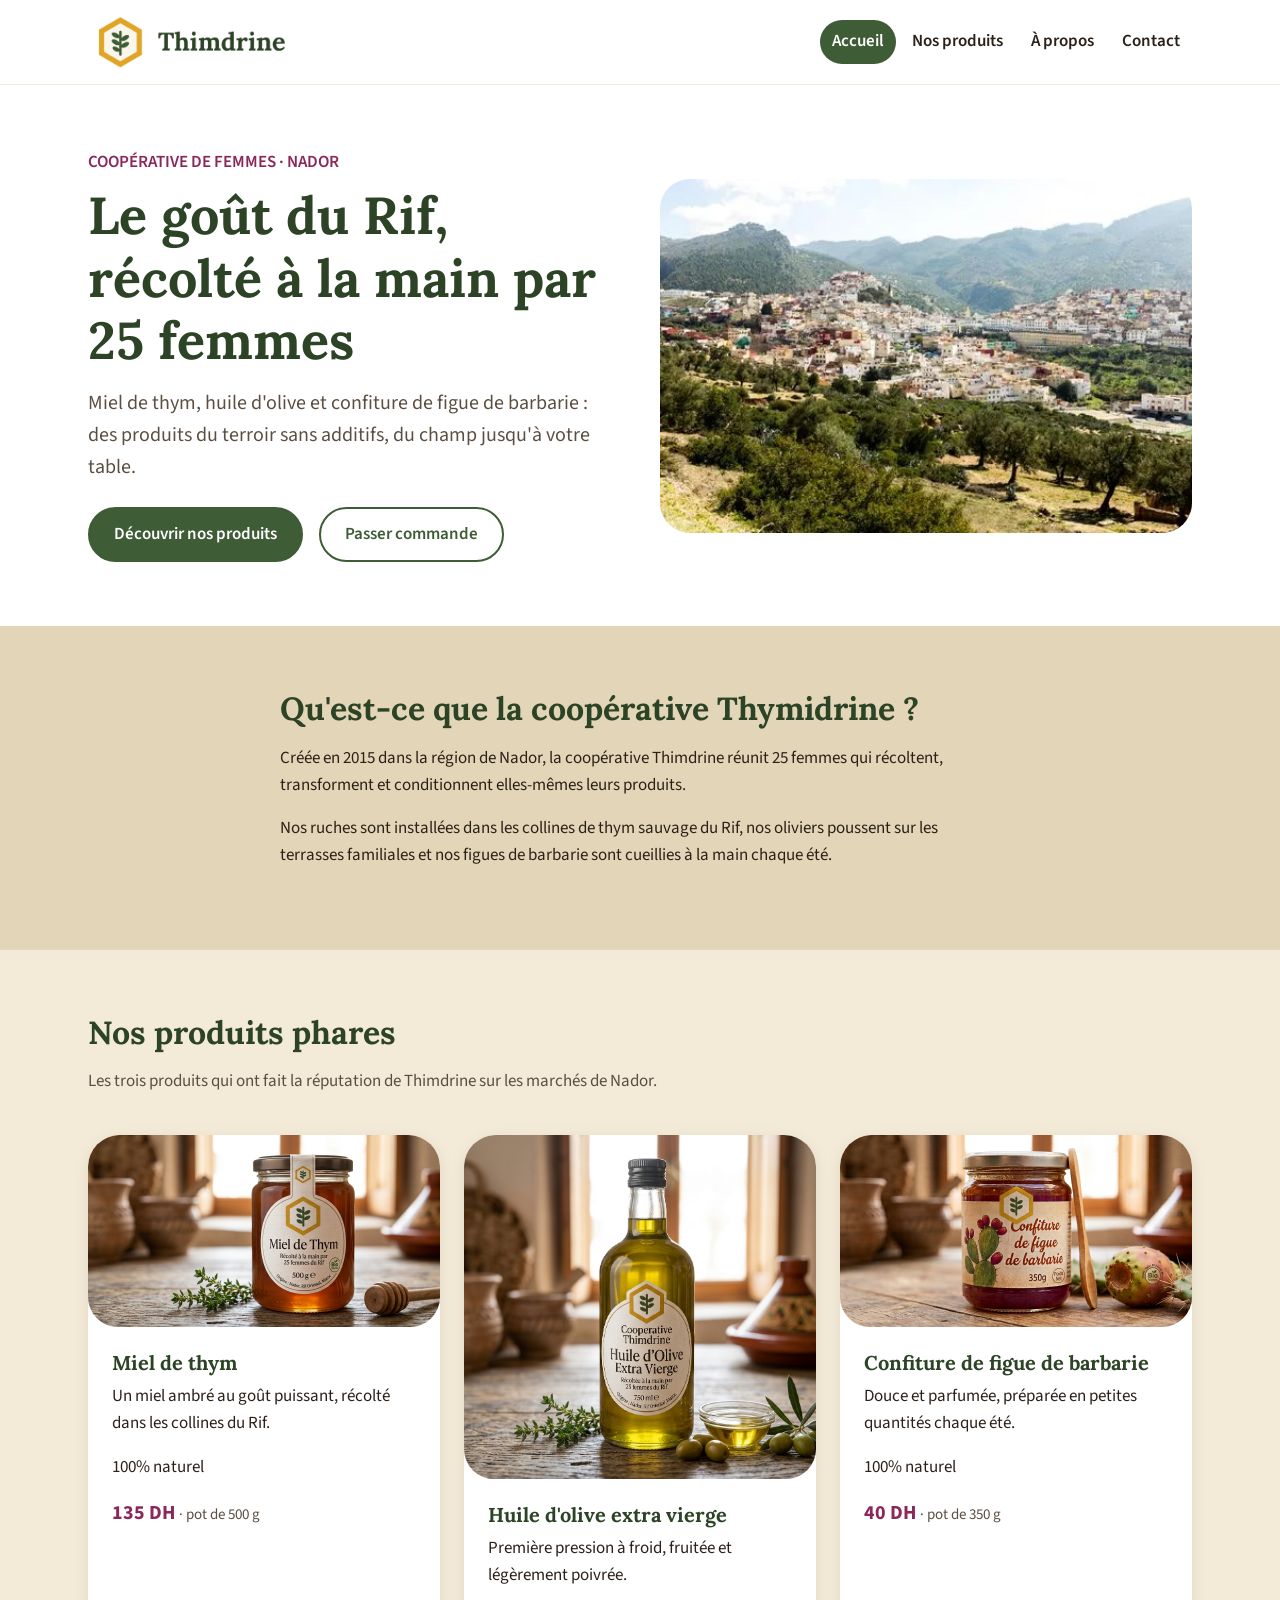
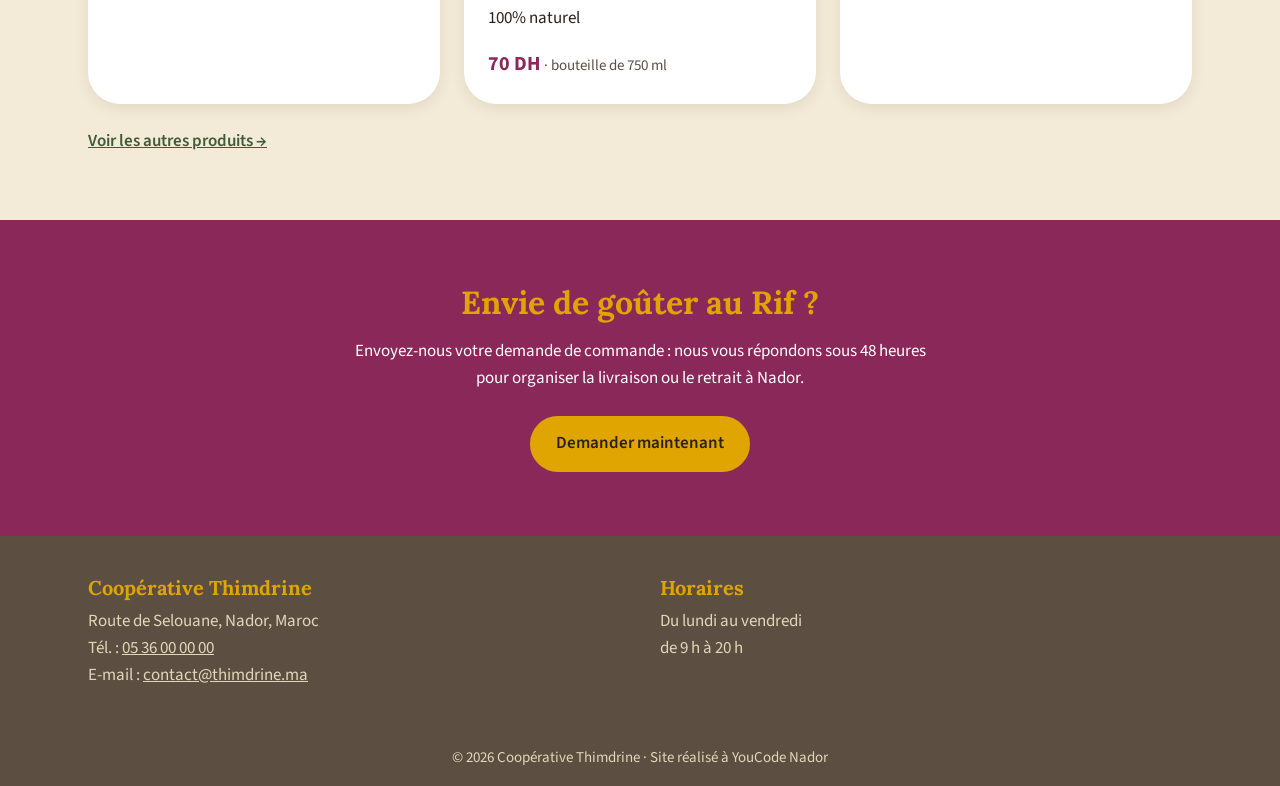
<file: index.html>
<!DOCTYPE html>
<html lang="fr">
<head>
  <meta charset="UTF-8">
  <meta name="viewport" content="width=device-width, initial-scale=1">
  <meta name="description" content="Thimdrine, coopérative de 25 femmes de Nador : miel de thym, huile d'olive et confiture de figue de barbarie du Rif.">
  <title>Accueil | Thimdrine</title>
  <link rel="icon" href="images/logo.svg">
  <link rel="stylesheet" href="https://fonts.googleapis.com/css2?family=Lora:wght@700&amp;family=Source+Sans+3:wght@400;600;700&amp;display=swap">
  <link rel="stylesheet" href="style.css">
</head>
<body>

  <!-- En-tête : le même sur toutes les pages -->
  <header class="entete">
    <div class="conteneur entete-contenu">
      <a class="logo" href="index.html">
        <img src="IMG/logo.png" alt="logo">
      <nav class="menu">
        <a class="actif" href="index.html">Accueil</a>
        <a href="onlyhtml/Nos_produits.html">Nos produits</a>
        <a href="onlyhtml/A_propos.html">À propos</a>
        <a href="onlyhtml/contact.html">Contact</a>
      </nav>
    </div>  
  </header>

  <main>

    <!-- Bandeau d'accroche -->
    <section class="hero">
      <div class="conteneur hero-contenu">
        <div class="hero-texte">
          <p class="surtitre">Coopérative de femmes · Nador</p>
          <h1>Le goût du Rif, récolté à la main par 25 femmes</h1>
          <p class="accroche">Miel de thym, huile d'olive et confiture de figue de barbarie : des produits du terroir sans additifs, du champ jusqu'à votre table.</p>
          <div class="boutons">
            <a class="bouton" href="onlyhtml/Nos_produits.html">Découvrir nos produits</a>
            <a class="bouton bouton-contour" href="onlyhtml/contact.html">Passer commande</a>
          </div>
        </div>
        <img class="hero-image" src="IMG/Accueil.webp" alt="Nador Thimdrine" width="539" height="359">
      </div>
    </section>

    <!-- Présentation -->
    <section class="section">
      <div class="conteneur presentation">
        <h2>Qu'est-ce que la coopérative Thymidrine ?</h2>
        <p>Créée en 2015 dans la région de Nador, la coopérative Thimdrine réunit 25 femmes qui récoltent, transforment et conditionnent elles-mêmes leurs produits.</p>
        <p>Nos ruches sont installées dans les collines de thym sauvage du Rif, nos oliviers poussent sur les terrasses familiales et nos figues de barbarie sont cueillies à la main chaque été.</p>
      </div>
    </section>

    <!-- Produits phares -->
    <section class="section section-sable">
      <div class="conteneur">
        <h2>Nos produits phares</h2>
        <p class="intro">Les trois produits qui ont fait la réputation de Thimdrine sur les marchés de Nador.</p>

        <div class="cartes">
          <article class="carte">
            <img src="IMG/meilthym.jpg" alt="miel de thym">
            <div class="carte-texte">
              <h3>Miel de thym</h3>
              <p>Un miel ambré au goût puissant, récolté dans les collines du Rif.</p>
              <p>100% naturel</p>
              <p class="prix">135 DH <span>· pot de 500 g</span></p>
            </div>
          </article>

          <article class="carte">
            <img src="IMG/hueil.jpg" alt="Huile d'olive">
            <div class="carte-texte">
              <h3>Huile d'olive extra vierge</h3>
              <p>Première pression à froid, fruitée et légèrement poivrée.</p>
              <p>100% naturel</p>
              <p class="prix">70 DH <span>· bouteille de 750 ml</span></p>
            </div>
          </article>

          <article class="carte">
            <img src="IMG/congfiture.jpg" alt="Confiture de figue de barbarie">
            <div class="carte-texte">
              <h3>Confiture de figue de barbarie</h3>
              <p>Douce et parfumée, préparée en petites quantités chaque été.</p>
              <p>100% naturel</p>
              <p class="prix">40 DH <span>· pot de 350 g</span></p>
            </div>
          </article>
        </div>

        <a class="lien" href="onlyhtml/Nos_produits.html">Voir les autres produits →</a>
      </div>
    </section>

    <!-- Appel à l'action -->
    <section class="appel">
      <div class="conteneur">
        <h2>Envie de goûter au Rif ?</h2>
        <p>Envoyez-nous votre demande de commande : nous vous répondons sous 48 heures pour organiser la livraison ou le retrait à Nador.</p>
        <a class="bouton bouton-miel" href="onlyhtml/contact.html">Demander maintenant</a>
      </div>
    </section>
  </main>

  <!-- Pied de page : le même sur toutes les pages -->
  <footer class="pied">
    <div class="conteneur pied-colonnes">
      <div>
        <h2>Coopérative Thimdrine</h2>
        <address>
          Route de Selouane, Nador, Maroc<br>
          Tél. : <a href="tel:+212536000000">05 36 00 00 00</a><br>
          E-mail : <a href="mailto:contact@thimdrine.ma">contact@thimdrine.ma</a>
        </address>
      </div>
      <div>
        <h2>Horaires</h2>
        <p>Du lundi au vendredi<br>de 9 h à 20 h</p>
      </div>
    </div>
    <p class="copyright">© 2026 Coopérative Thimdrine · Site réalisé à YouCode Nador</p>
  </footer>

</body>
</html>
</file>
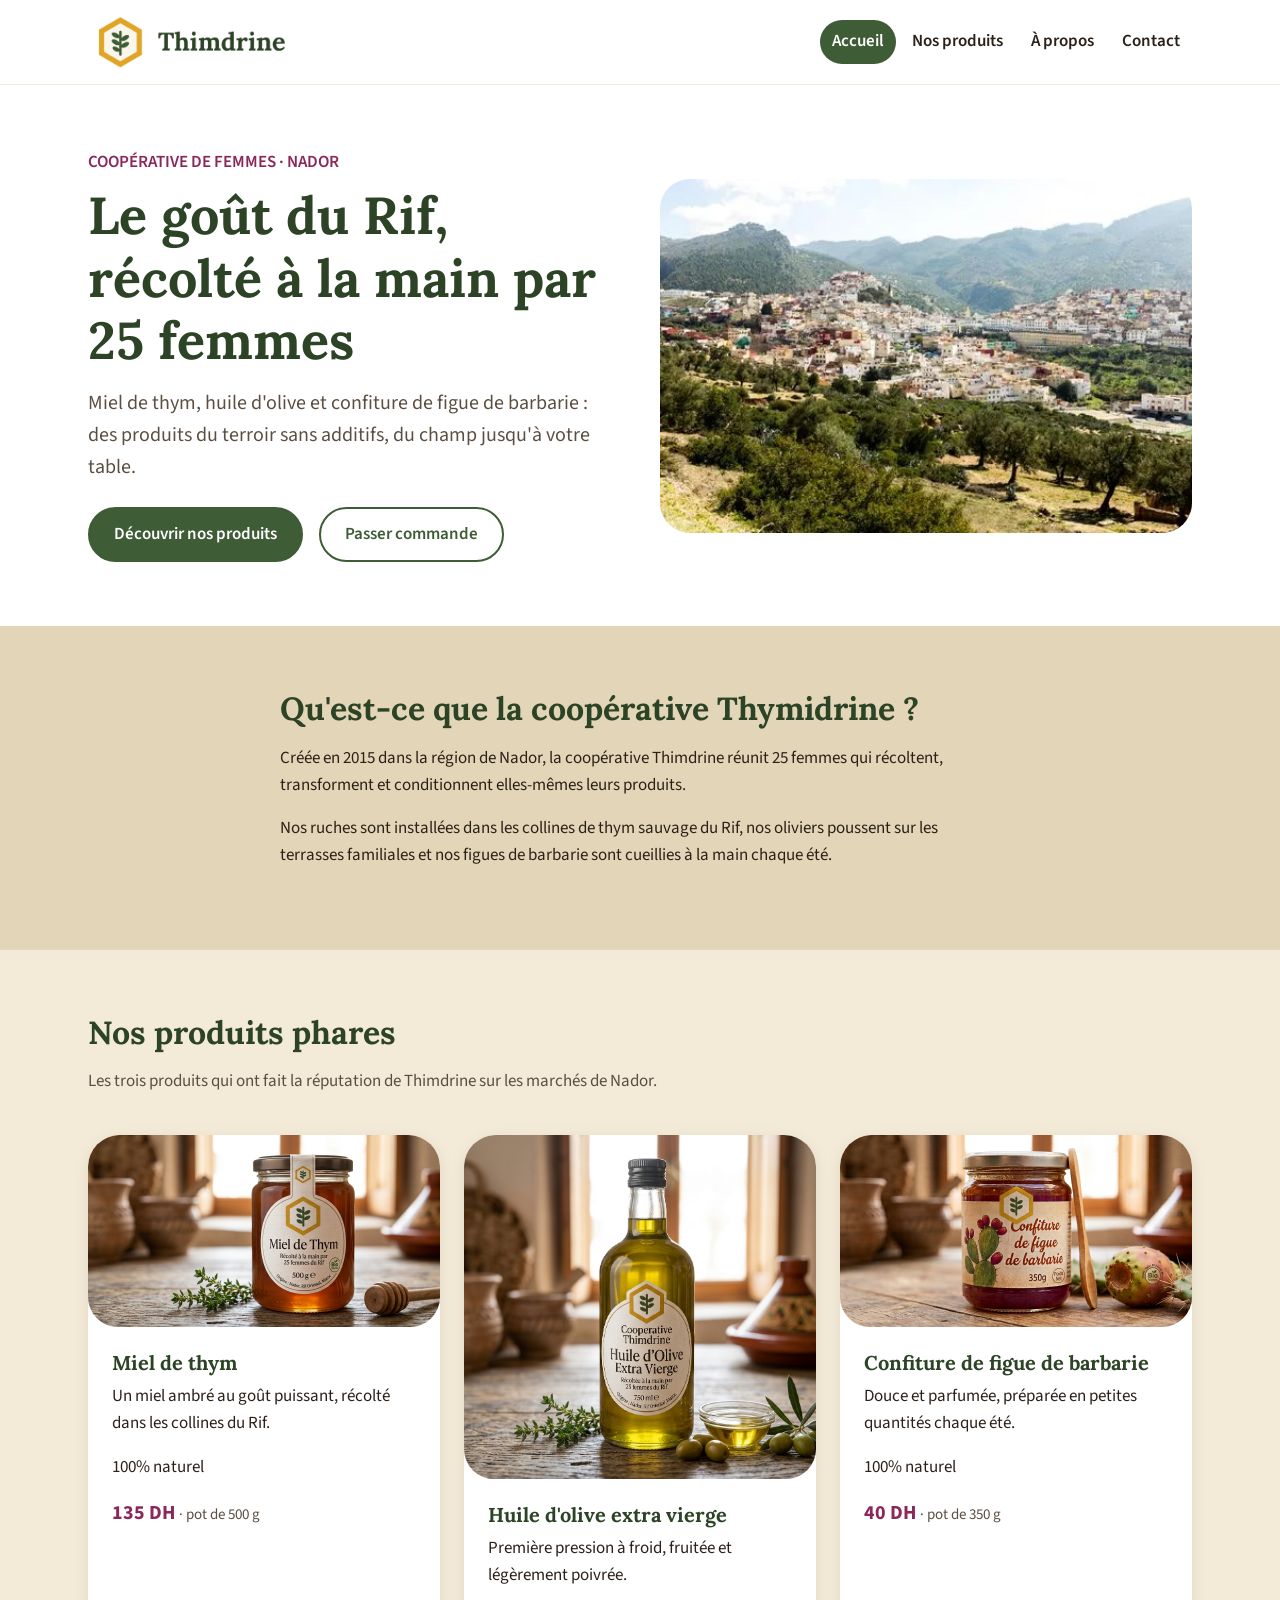
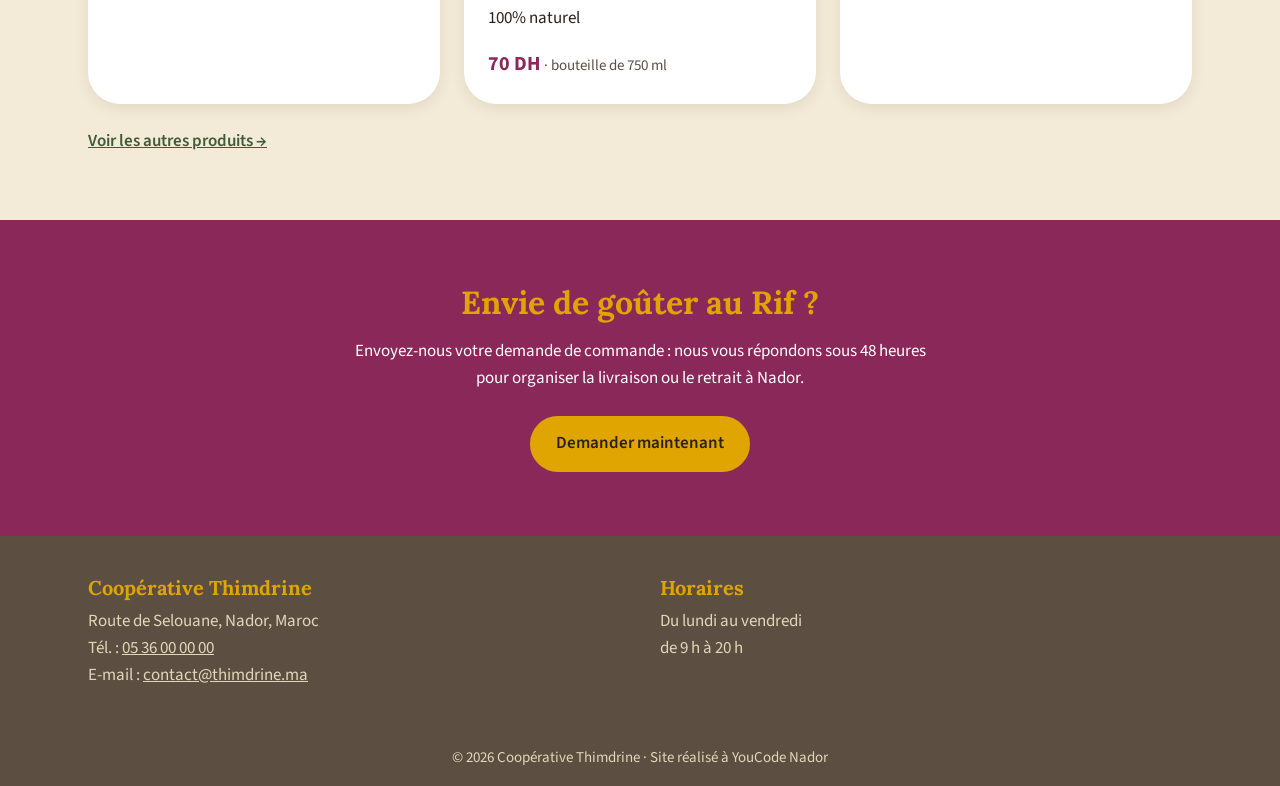
<file: onlyhtml/index.html>
<!DOCTYPE html>
<html lang="fr">
<head>
  <meta charset="UTF-8">
  <meta name="viewport" content="width=device-width, initial-scale=1">
  <meta name="description" content="Thimdrine, coopérative de 25 femmes de Nador : miel de thym, huile d'olive et confiture de figue de barbarie du Rif.">
  <title>Accueil | Thimdrine</title>
  <link rel="icon" href="images/logo.svg">
  <link rel="stylesheet" href="https://fonts.googleapis.com/css2?family=Lora:wght@700&amp;family=Source+Sans+3:wght@400;600;700&amp;display=swap">
  <link rel="stylesheet" href="../style.css">
</head>
<body>

  <!-- En-tête : le même sur toutes les pages -->
  <header class="entete">
    <div class="conteneur entete-contenu">
      <a class="logo" href="index.html">
        <img src="../IMG/logo.png" alt="logo">
      <nav class="menu">
        <a class="actif" href="index.html">Accueil</a>
        <a href="Nos_produits.html">Nos produits</a>
        <a href="A_propos.html">À propos</a>
        <a href="contact.html">Contact</a>
      </nav>
    </div>  
  </header>

  <main>

    <!-- Bandeau d'accroche -->
    <section class="hero">
      <div class="conteneur hero-contenu">
        <div class="hero-texte">
          <p class="surtitre">Coopérative de femmes · Nador</p>
          <h1>Le goût du Rif, récolté à la main par 25 femmes</h1>
          <p class="accroche">Miel de thym, huile d'olive et confiture de figue de barbarie : des produits du terroir sans additifs, du champ jusqu'à votre table.</p>
          <div class="boutons">
            <a class="bouton" href="Nos_produits.html">Découvrir nos produits</a>
            <a class="bouton bouton-contour" href="contact.html">Passer commande</a>
          </div>
        </div>
        <img class="hero-image" src="../IMG/Accueil.webp" alt="Nador Thimdrine" width="539" height="359">
      </div>
    </section>

    <!-- Présentation -->
    <section class="section">
      <div class="conteneur presentation">
        <h2>Qu'est-ce que la coopérative Thymidrine ?</h2>
        <p>Créée en 2015 dans la région de Nador, la coopérative Thimdrine réunit 25 femmes qui récoltent, transforment et conditionnent elles-mêmes leurs produits.</p>
        <p>Nos ruches sont installées dans les collines de thym sauvage du Rif, nos oliviers poussent sur les terrasses familiales et nos figues de barbarie sont cueillies à la main chaque été.</p>
      </div>
    </section>

    <!-- Produits phares -->
    <section class="section section-sable">
      <div class="conteneur">
        <h2>Nos produits phares</h2>
        <p class="intro">Les trois produits qui ont fait la réputation de Thimdrine sur les marchés de Nador.</p>

        <div class="cartes">
          <article class="carte">
            <img src="../IMG/meilthym.jpg" alt="miel de thym">
            <div class="carte-texte">
              <h3>Miel de thym</h3>
              <p>Un miel ambré au goût puissant, récolté dans les collines du Rif.</p>
              <p>100% naturel</p>
              <p class="prix">135 DH <span>· pot de 500 g</span></p>
            </div>
          </article>

          <article class="carte">
            <img src="../IMG/hueil.jpg" alt="Huile d'olive">
            <div class="carte-texte">
              <h3>Huile d'olive extra vierge</h3>
              <p>Première pression à froid, fruitée et légèrement poivrée.</p>
              <p>100% naturel</p>
              <p class="prix">70 DH <span>· bouteille de 750 ml</span></p>
            </div>
          </article>

          <article class="carte">
            <img src="../IMG/congfiture.jpg" alt="Confiture de figue de barbarie">
            <div class="carte-texte">
              <h3>Confiture de figue de barbarie</h3>
              <p>Douce et parfumée, préparée en petites quantités chaque été.</p>
              <p>100% naturel</p>
              <p class="prix">40 DH <span>· pot de 350 g</span></p>
            </div>
          </article>
        </div>

        <a class="lien" href="Nos_produits.html">Voir les autres produits →</a>
      </div>
    </section>

    <!-- Appel à l'action -->
    <section class="appel">
      <div class="conteneur">
        <h2>Envie de goûter au Rif ?</h2>
        <p>Envoyez-nous votre demande de commande : nous vous répondons sous 48 heures pour organiser la livraison ou le retrait à Nador.</p>
        <a class="bouton bouton-miel" href="contact.html">Demander maintenant</a>
      </div>
    </section>
  </main>

  <!-- Pied de page : le même sur toutes les pages -->
  <footer class="pied">
    <div class="conteneur pied-colonnes">
      <div>
        <h2>Coopérative Thimdrine</h2>
        <address>
          Route de Selouane, Nador, Maroc<br>
          Tél. : <a href="tel:+212536000000">05 36 00 00 00</a><br>
          E-mail : <a href="mailto:contact@thimdrine.ma">contact@thimdrine.ma</a>
        </address>
      </div>
      <div>
        <h2>Horaires</h2>
        <p>Du lundi au vendredi<br>de 9 h à 20 h</p>
      </div>
    </div>
    <p class="copyright">© 2026 Coopérative Thimdrine · Site réalisé à YouCode Nador</p>
  </footer>

</body>
</html>
</file>
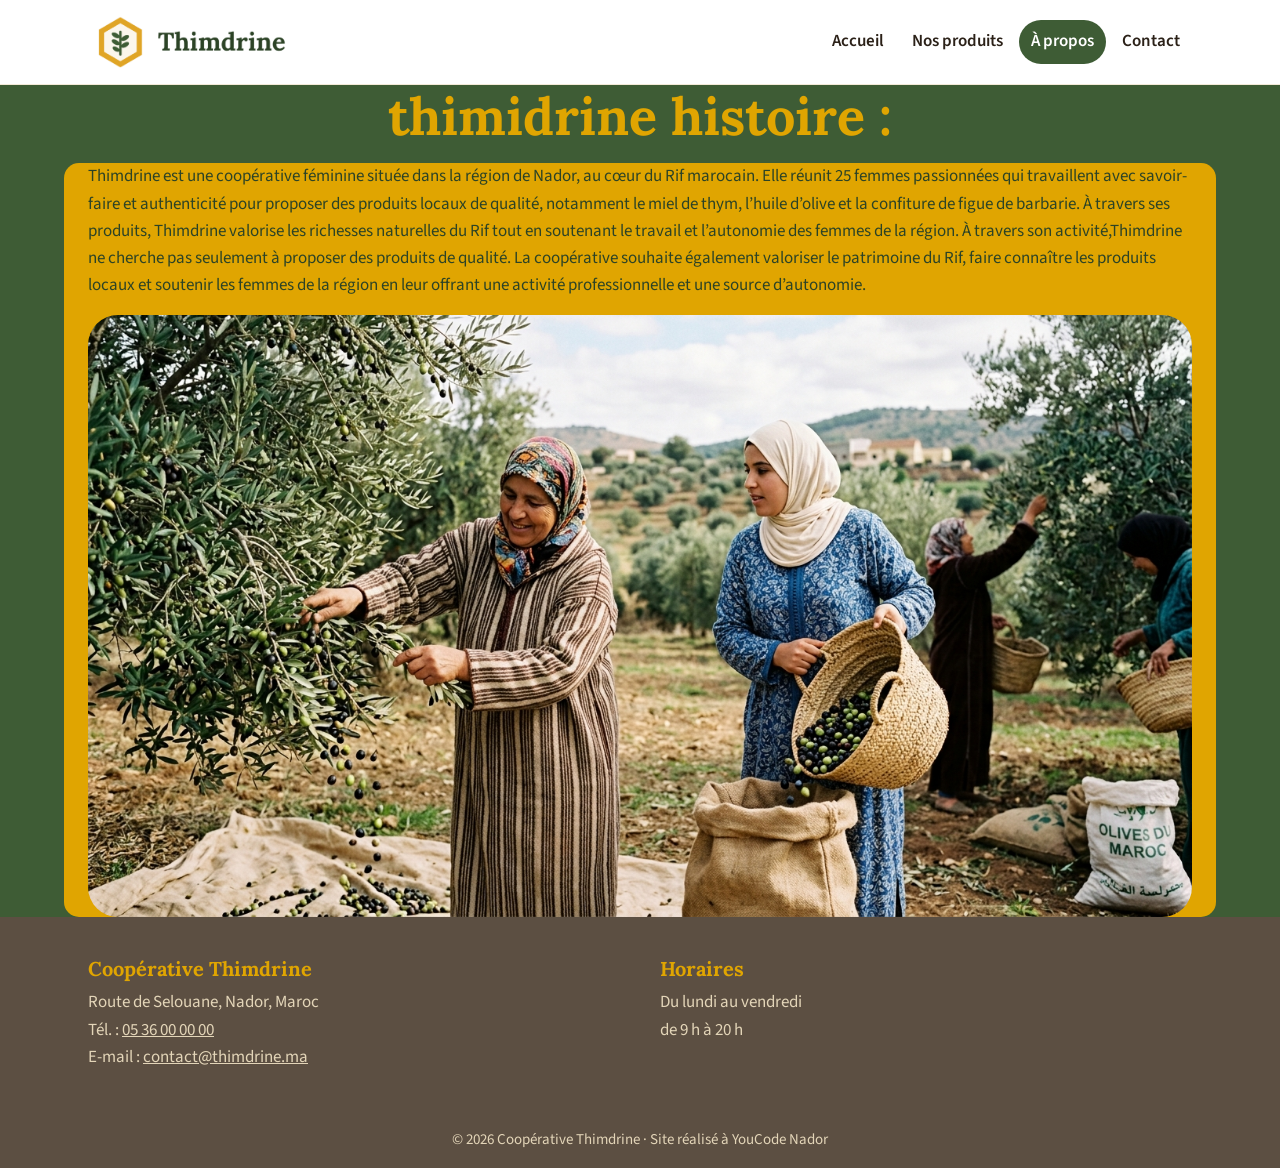
<file: onlyhtml/A_propos.html>
<!DOCTYPE html>
<html lang="fr">
<head>
  <meta charset="UTF-8">
  <meta name="viewport" content="width=device-width, initial-scale=1">
  <meta name="description" content="Thimdrine, coopérative de 25 femmes de Nador : miel de thym, huile d'olive et confiture de figue de barbarie du Rif.">
  <title>A propos | Thimdrine</title>
  <link rel="icon" href="images/logo.svg">
  <link rel="stylesheet" href="https://fonts.googleapis.com/css2?family=Lora:wght@700&amp;family=Source+Sans+3:wght@400;600;700&amp;display=swap">
  <link rel="stylesheet" href="../style.css">
</head>
<body>

  <!-- En-tête : le même sur toutes les pages -->
  <header class="entete">
    <div class="conteneur entete-contenu">
      <a class="logo" href="../index.html">
        <img src="../IMG/logo.png" alt="logo">
      </a>
      <nav class="menu">
        <a href="../index.html">Accueil</a>
        <a href="Nos_produits.html">Nos produits</a>
        <a class="actif" href="A_propos.html">À propos</a>
        <a href="contact.html">Contact</a>
      </nav>
    </div>
  </header>
  <main>
    <!--pragraghe a propos de thimidrine-->
    <section class="sectionapropos">
      <div>
        <h1 class="h1-apropos">thimidrine histoire :</h1>
      </div>
      <div class="conteneur sectionapropos-contenu">
        <p>Thimdrine est une coopérative féminine située dans la région de Nador, au cœur du Rif marocain.          
Elle réunit 25 femmes passionnées qui travaillent avec savoir-faire et authenticité pour proposer des produits
locaux de qualité, notamment le miel de thym, l’huile d’olive et la confiture de figue de barbarie.
À travers ses produits, Thimdrine valorise les richesses naturelles du Rif tout en 
soutenant le travail et l’autonomie des femmes de la région. À travers son activité,Thimdrine ne cherche pas 
seulement à proposer des produits de qualité.
La coopérative souhaite également valoriser le patrimoine du Rif, faire connaître les produits locaux et
soutenir les femmes de la région en leur offrant une activité professionnelle et une source 
d’autonomie.</p>
<!--une image -->
  <div class="imgpropos">
    <img src="../IMG/Apropos.jpg" alt="Thimdrine">
  </div>
    </div>
    </section>
  </main>
   <!-- Pied de page : le même sur toutes les pages -->
  <footer class="pied">
    <div class="conteneur pied-colonnes">
      <div>
        <h2>Coopérative Thimdrine</h2>
        <address>
          Route de Selouane, Nador, Maroc<br>
          Tél. : <a href="tel:+212536000000">05 36 00 00 00</a><br>
          E-mail : <a href="mailto:contact@thimdrine.ma">contact@thimdrine.ma</a>
        </address>
      </div>
      <div>
        <h2>Horaires</h2>
        <p>Du lundi au vendredi<br>de 9 h à 20 h</p>
      </div>
    </div>
    <p class="copyright">© 2026 Coopérative Thimdrine · Site réalisé à YouCode Nador</p>
  </footer>
</body>
</html>
</file>
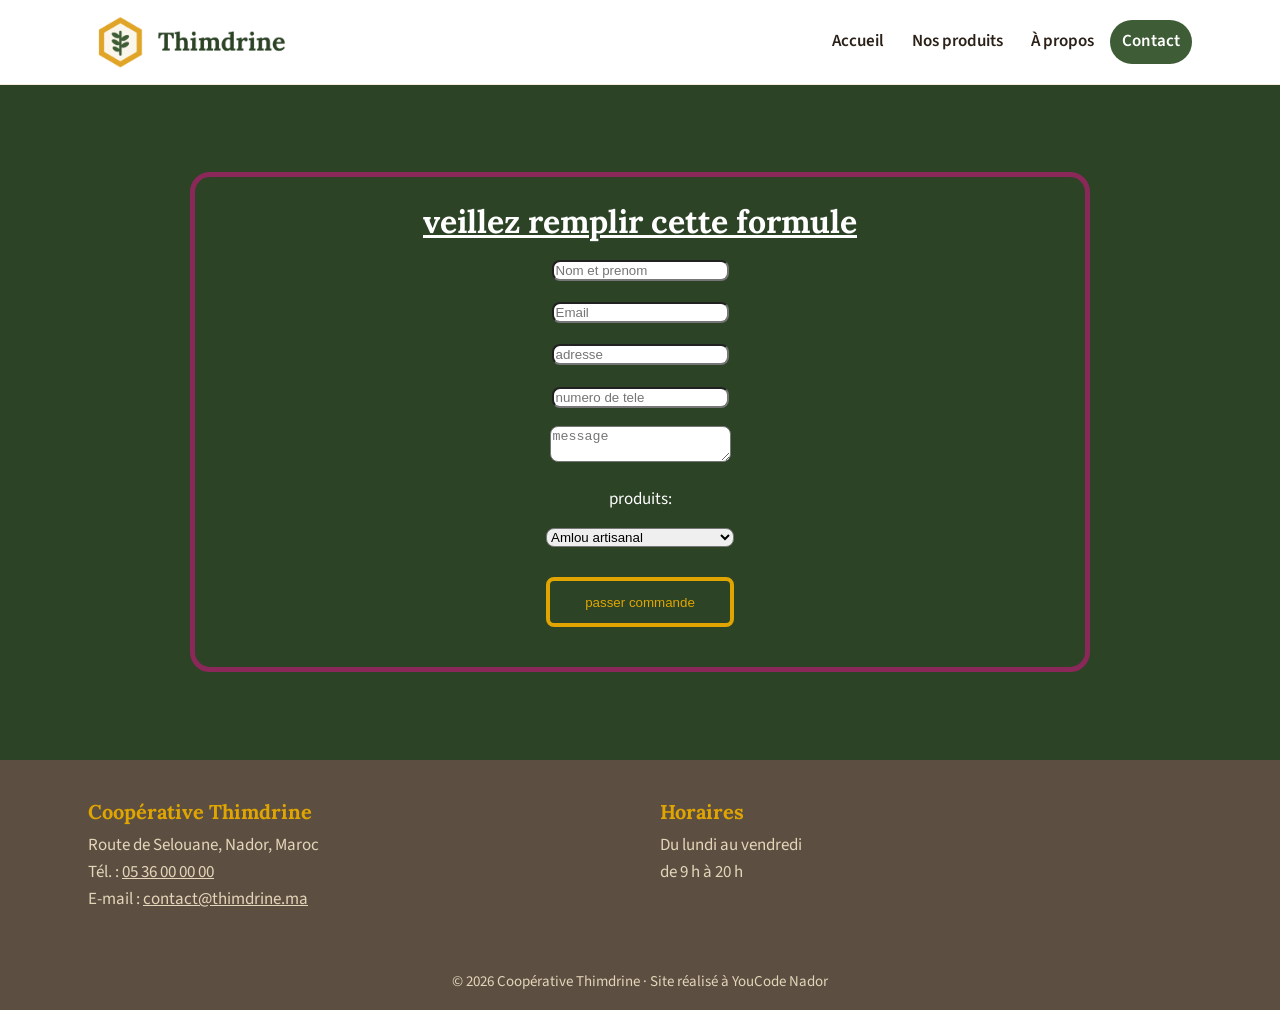
<file: onlyhtml/contact.html>
<!DOCTYPE html>
<html lang="fr">
<head>
  <meta charset="UTF-8">
  <meta name="viewport" content="width=device-width, initial-scale=1">
  <meta name="description" content="Thimdrine, coopérative de 25 femmes de Nador : miel de thym, huile d'olive et confiture de figue de barbarie du Rif.">
  <title>contact | Thimdrine</title>
  <link rel="icon" href="images/logo.svg">
  <link rel="stylesheet" href="https://fonts.googleapis.com/css2?family=Lora:wght@700&amp;family=Source+Sans+3:wght@400;600;700&amp;display=swap">
  <link rel="stylesheet" href="../style.css">
</head>
<body>

  <!-- En-tête : le même sur toutes les pages -->
  <header class="entete">
    <div class="conteneur entete-contenu">
      <a class="logo" href="../index.html">
        <img src="../IMG/logo.png" alt="logo">
      </a>
      <nav class="menu">
        <a href="../index.html">Accueil</a>
        <a href="Nos_produits.html">Nos produits</a>
        <a href="A_propos.html">À propos</a>
        <a class="actif" href="contact.html">Contact</a>
      </nav>
    </div>
  </header>
  <main class="mproduits" id="contactmain">
       <div class="info">
        <h2 id="formtitle">veillez remplir cette formule</h2>
         <form method="post">
      
          <label class="nom">
            <input type="text" id="name" name="name" placeholder="Nom et prenom" required>
          </label>

      <label class="mail">
      <input type="email" id="email" name="emai" placeholder="Email" required>
      </label>

      <label class="ads">
      <input type="text"  name="adresse" placeholder="adresse" required>
      </label>

      <label class="tele">
      <input type="tel" name="numero de tele" placeholder="numero de tele" required>
      </label>

      <label class="mes">
      <textarea type="text" name="message" placeholder="message" required></textarea>
      </label>
   
       <label for="produits">produits:</label>
       <select id="produits" name="produit">
        <option value="meil de thym">Meil de thym</option>
        <option value="meil d'orange">Meil d'orange</option>
       <option value="congfiture" selected>Congfiture de figue barbarie</option>
       <option value="jus" selected>Jus de figue barbarie</option>
       <option value="hueil" selected>Hueil d'olive</option>
       <option value="amlou" selected>Amlou artisanal</option>
</select>
  <button type="submit" class="btn-submit" >passer commande</button>
  </form>
     </div>
  </main>
  <!-- Pied de page : le même sur toutes les pages -->
  <footer class="pied">
    <div class="conteneur pied-colonnes">
      <div>
        <h2>Coopérative Thimdrine</h2>
        <address>
          Route de Selouane, Nador, Maroc<br>
          Tél. : <a href="tel:+212536000000">05 36 00 00 00</a><br>
          E-mail : <a href="mailto:contact@thimdrine.ma">contact@thimdrine.ma</a>
        </address>
      </div>
      <div>
        <h2>Horaires</h2>
        <p>Du lundi au vendredi<br>de 9 h à 20 h</p>
      </div>
    </div>
    <p class="copyright">© 2026 Coopérative Thimdrine · Site réalisé à YouCode Nador</p>
  </footer>
</body>
</html>
</file>
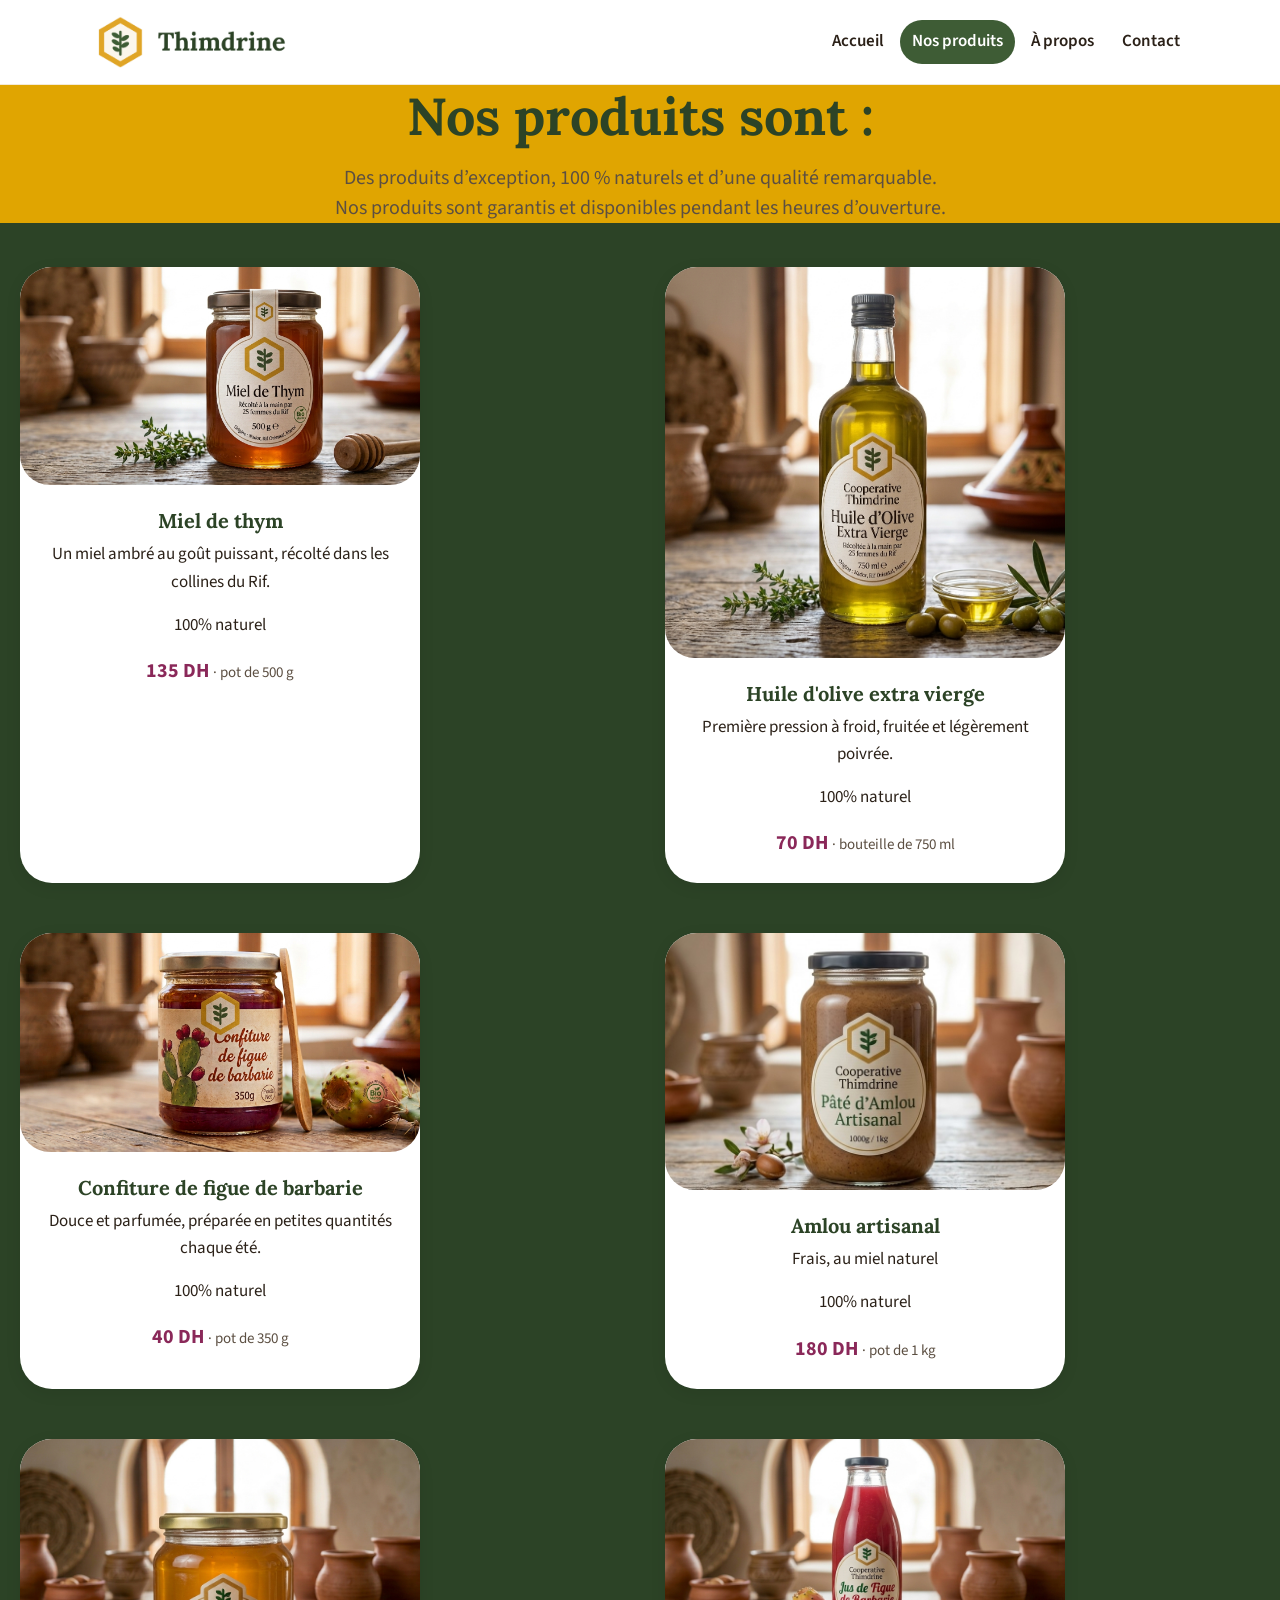
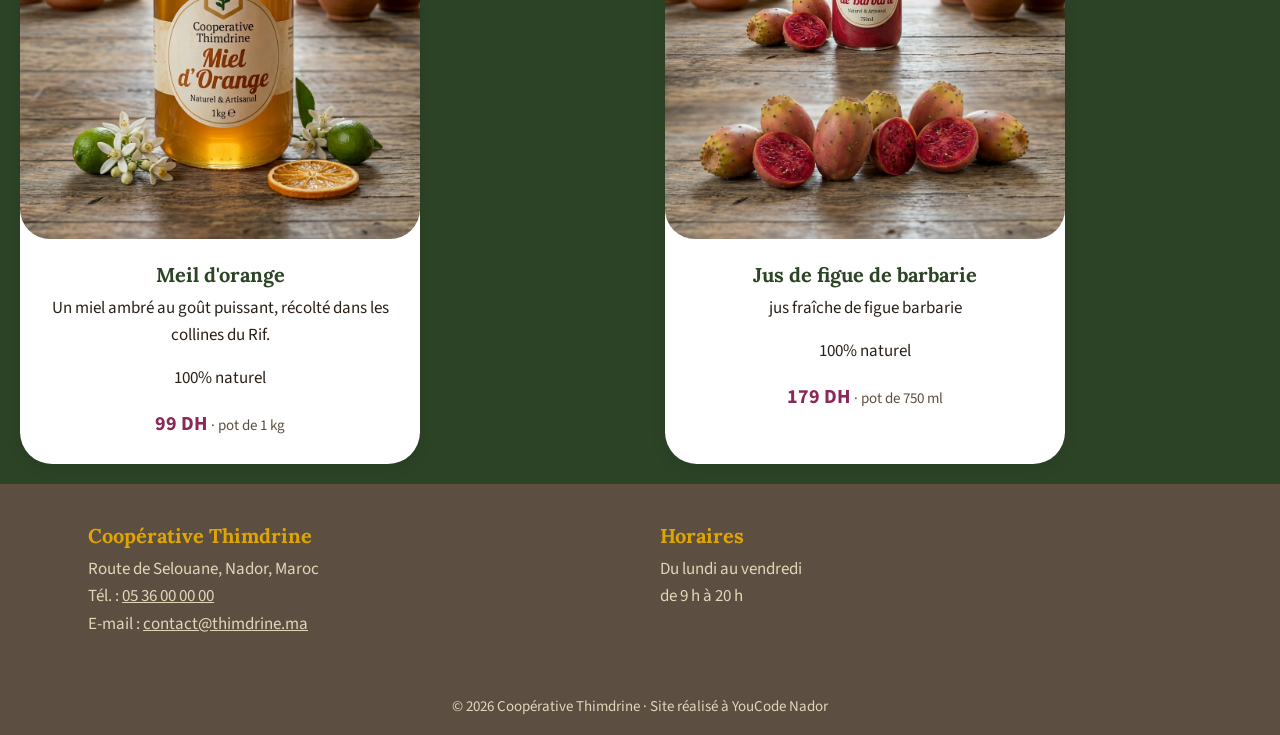
<file: onlyhtml/Nos_produits.html>
<!DOCTYPE html>
<html lang="fr">
<head>
  <meta charset="UTF-8">
  <meta name="viewport" content="width=device-width, initial-scale=1">
  <meta name="description" content="Thimdrine, coopérative de 25 femmes de Nador : miel de thym, huile d'olive et confiture de figue de barbarie du Rif.">
  <title>Produits | Thimdrine</title>
  <link rel="icon" href="images/logo.svg">
  <link rel="stylesheet" href="https://fonts.googleapis.com/css2?family=Lora:wght@700&amp;family=Source+Sans+3:wght@400;600;700&amp;display=swap">
  <link rel="stylesheet" href="../style.css">
</head>
<body>

  <!-- En-tête : le même sur toutes les pages -->
  <header class="entete">
    <div class="conteneur entete-contenu">
      <a class="logo" href="../index.html">
        <img src="../IMG/logo.png" alt="logo">
      </a>
      <nav class="menu">
        <a href="../index.html">Accueil</a>
        <a class="actif" href="Nos_produits.html">Nos produits</a>
        <a href="A_propos.html">À propos</a>
        <a href="contact.html">Contact</a>
      </nav>
    </div>
  </header>
  <main class="mproduits">
    <!--plus informationes-->
   <section class="section1">
      <div class="conteneur section1-contenu">
        <div class="section1-texte">
          <h1>Nos produits sont :</h1>
          <p class="accroche">Des produits d’exception, 100 % naturels et d’une qualité remarquable.<br>

             Nos produits sont garantis et disponibles pendant les heures d’ouverture.</p>
        </div>
    </section>   
    <!--les cartes des produits-->
    <section class="cartes1">    
          <article class="carte">
            <img src="../IMG/meilthym.jpg" alt="miel de thym" class = "img">
            <div class="carte-texte">
              <h3>Miel de thym</h3>
              <p>Un miel ambré au goût puissant, récolté dans les collines du Rif.</p>
              <p>100% naturel</p>
              <p class="prix">135 DH <span>· pot de 500 g</span></p>
            </div>
          </article>

          <article class="carte">
            <img src="../IMG/hueil.jpg" alt="Huile d'olive" class = "img">
            <div class="carte-texte">
              <h3>Huile d'olive extra vierge</h3>
              <p>Première pression à froid, fruitée et légèrement poivrée.</p>
              <p>100% naturel</p>
              <p class="prix">70 DH <span>· bouteille de 750 ml</span></p>
            </div>
          </article>

          <article class="carte">
            <img src="../IMG/congfiture.jpg" alt="Confiture de figue de barbarie" class = "img">
            <div class="carte-texte">
              <h3>Confiture de figue de barbarie</h3>
              <p>Douce et parfumée, préparée en petites quantités chaque été.</p>
              <p>100% naturel</p>
              <p class="prix">40 DH <span>· pot de 350 g</span></p>
            </div>
          </article>
           <article class="carte">
            <img src="../IMG/Amlou artisanal.jpg" alt="Amlou artisanal" class = "img">
            <div class="carte-texte">
              <h3>Amlou artisanal</h3>
              <p>Frais, au miel naturel</p>
              <p>100% naturel</p>
              <p class="prix">180 DH <span>· pot de 1 kg</span></p>
            </div>
          </article>
          <article class="carte">
            <img src="../IMG/meilorange.jpg" alt="Meil d'orange" class = "img">
            <div class="carte-texte">
              <h3>Meil d'orange</h3>
              <p>Un miel ambré au goût puissant, récolté dans les collines du Rif. </p>
              <p>100% naturel</p>
              <p class="prix">99 DH <span>· pot de 1 kg</span></p>
            </div>
          </article>
          <article class="carte">
            <img src="../IMG/jus.jpg" alt="Jus de figue de barbarie" class = "img">
            <div class="carte-texte">
              <h3>Jus de figue de barbarie</h3>
              <p>jus fraîche de figue barbarie</p>
              <p>100% naturel</p>
              <p class="prix">179 DH <span>· pot de 750 ml</span></p>
            </div>
          </article>
        </div>  
    </section>
  </main>
  <!-- Pied de page : le même sur toutes les pages -->
  <footer class="pied">
    <div class="conteneur pied-colonnes">
      <div>
        <h2>Coopérative Thimdrine</h2>
        <address>
          Route de Selouane, Nador, Maroc<br>
          Tél. : <a href="tel:+212536000000">05 36 00 00 00</a><br>
          E-mail : <a href="mailto:contact@thimdrine.ma">contact@thimdrine.ma</a>
        </address>
      </div>
      <div>
        <h2>Horaires</h2>
        <p>Du lundi au vendredi<br>de 9 h à 20 h</p>
      </div>
    </div>
    <p class="copyright">© 2026 Coopérative Thimdrine · Site réalisé à YouCode Nador</p>
  </footer>

</body>
</html>
</file>
<file: style.css>
/* ===================================
   Thimdrine — feuille de style
   =================================== */

/* Couleurs et polices de la charte */
:root {
  --couleur-thym: #3e5c35;
  --couleur-thym-fonce: #2c4326;
  --couleur-miel: #e0a501;
  --couleur-figue: #8a2859;
  --couleur-lin: #e3d5b8;
  --couleur-sable: #f3ead7;
  --couleur-terre: #2b2118;
  --couleur-terre-douce: #5c4f42;
  --couleur-blanc: #ffffff;

  --police-titre: "Lora", Georgia, serif;
  --police-texte: "Source Sans 3", Arial, sans-serif;
}

/* ----- Base ----- */

* {
  box-sizing: border-box;
}

body {
  margin: 0;
  font-family: var(--police-texte);
  font-size: 17px;
  line-height: 1.6;
  color: var(--couleur-terre);
  background-color: var(--couleur-lin);
}

h1,
h2,
h3 {
  margin: 0 0 16px;
  font-family: var(--police-titre);
  line-height: 1.2;
  color: var(--couleur-thym-fonce);
}

h1 {
  font-size: 34px;
}

h2 {
  font-size: 28px;
}

h3 {
  margin-bottom: 8px;
  font-size: 20px;
}

p {
  margin: 0 0 16px;
}

a {
  color: var(--couleur-thym);
}

img {
  border-radius: 30px;
  display: block;
  width: 100%;
  height: auto;
}

.conteneur {
  max-width: 1152px;
  margin: 0 auto;
  padding-left: 16px;
  padding-right: 16px;
}

.section {
  padding: 64px 0;
}

.section-sable {
  background-color: var(--couleur-sable);
}

.intro {
  margin-bottom: 40px;
  color: var(--couleur-terre-douce);
}

.lien {
  display: inline-block;
  margin-top: 8px;
  font-weight: 600;
}

/* ----- En-tête ----- */

.entete {
  background-color: var(--couleur-blanc);
  border-bottom: 1px solid var(--couleur-sable);
}

.entete-contenu {
  display: flex;
  flex-wrap: wrap;
  justify-content: space-between;
  align-items: center;
  gap: 8px;
  padding-top: 16px;
  padding-bottom: 16px;
}

.logo {
  display: flex;
  align-items: center;
  gap: 8px;
  font-family: var(--police-titre);
  font-size: 20px;
  font-weight: 700;
  color: var(--couleur-thym-fonce);
  text-decoration: none;
}

.logo img {
  width: 200px;
  height: auto;
}

.menu {
  display: flex;
  flex-wrap: wrap;
  gap: 4px;
}

.menu a {
  padding: 8px;
  border-radius: 30px;
  font-size: 15px;
  font-weight: 600;
  color: var(--couleur-terre);
  text-decoration: none;
}

.menu a:hover {
  background-color: var(--couleur-sable);
}

/* Le lien de la page où l'on se trouve */
.menu a.actif {
  background-color: var(--couleur-thym);
  color: var(--couleur-blanc);
}

/* ----- Boutons ----- */

.bouton {
  display: inline-block;
  padding: 12px 24px;
  border: 2px solid var(--couleur-thym);
  border-radius: 30px;
  background-color: var(--couleur-thym);
  color: var(--couleur-blanc);
  font-weight: 600;
  text-decoration: none;
}

.bouton:hover {
  background-color: var(--couleur-thym-fonce);
}

.bouton-contour {
  background-color: transparent;
  color: var(--couleur-thym);
}

.bouton-contour:hover {
  background-color: var(--couleur-sable);
}

.bouton-miel {
  border-color: var(--couleur-miel);
  background-color: var(--couleur-miel);
  color: var(--couleur-terre);
}

.bouton-miel:hover {
  background-color: var(--couleur-lin);
}

/* ----- Bandeau d'accroche ----- */

.hero {
  padding: 40px 0;
  background-color: var(--couleur-blanc);
}

.surtitre {
  margin-bottom: 8px;
  font-weight: 600;
  text-transform: uppercase;
  color: var(--couleur-figue);
}

.accroche {
  margin-bottom: 24px;
  font-size: 20px;
  color: var(--couleur-terre-douce);
}

.boutons {
  display: flex;
  flex-wrap: wrap;
  gap: 16px;
}

.hero-image {
  margin-top: 40px;
}

/* ----- Présentation ----- */

.presentation {
  max-width: 768px;
}

/* ----- Cartes produits ----- */

.cartes {
  display: flex;
  flex-wrap: wrap;
  justify-content: center;
  gap: 24px;
  margin-bottom: 16px;
}

.carte {
  flex: 1;
  min-width: 260px;
  max-width: 400px;
  overflow: hidden;
  border-radius: 32px;
  background-color: var(--couleur-blanc);
  box-shadow: 0 4px 16px rgba(0, 0, 0, 0.08);
}

.carte img {
  width: 100%;
}

.carte-texte {
  padding: 24px;
}

.prix {
  margin: 0;
  font-size: 20px;
  font-weight: 700;
  color: var(--couleur-figue);
}

.prix span {
  font-size: 15px;
  font-weight: 400;
  color: var(--couleur-terre-douce);
}

/* ----- Appel à l'action ----- */

.appel {
  padding: 64px 0;
  background-color: var(--couleur-figue);
  color: var(--couleur-blanc);
  text-align: center;
}

.appel h2 {
  color: var(--couleur-miel);
}

.appel p {
  max-width: 576px;
  margin: 0 auto 24px;
}

/* ----- Pied de page ----- */

.pied {
  padding-top: 40px;
  background-color: var(--couleur-terre-douce);
  color: var(--couleur-lin);
}

.pied-colonnes {
  display: flex;
  flex-wrap: wrap;
  gap: 40px;
}

.pied-colonnes div {
  flex: 1;
  min-width: 220px;
}

.pied h2 {
  margin-bottom: 8px;
  font-size: 20px;
  color: var(--couleur-miel);
}

.pied a {
  color: var(--couleur-lin);
}

.pied-colonnes p,
.pied address {
  margin: 0;
  font-style: normal;
}

.copyright {
  margin: 40px 0 0;
  padding: 16px;
  border-top: 1px solid var(--couleur-terre-douce);
  font-size: 15px;
  text-align: center;
}

/* ----- Ordinateur : à partir de 1024 px de large ----- */
.section1 {
  text-align: center;
  line-height: 1.5;
  background-color: #e0a501;
}

.cartes1 {
  display: grid;
  grid-template-columns: repeat(2, 1fr);
  gap: 50px;
  justify-self: center;
  text-align: center;
  padding: 20px;
}

.mproduits {
  min-height: 75vh;
  background-color: #2c4326;
}

.sectionapropos-contenu {
  color: #2c4326;
  background-color: #e0a501;
  border-radius: 15px;
}

.imgpropos {
  display: flex;

  justify-content: center;
}

.sectionapropos {
  background-color: #3e5c35;
  margin-top: 0;
}

.h1-apropos {
  color: #e0a501;
  display: flex;
  justify-content: center;
}

.btn-submit {
  color: #e0a501;
  border: 4px solid #e0a501;
  border-radius: 15px;
  background-color: transparent;
  cursor: pointer;
  height: 50px;
  width: 120;
  margin: 15px;
  transition: transform 0.5s;
}

.btn-submit:hover {
  transform: scale(1.1);
  background-color: #8a2859;
  border: 5px, #3e5c35, solid;
}

#contactmain {
  display: flex;
  align-items: center;
  justify-content: center;
}

.info {
  color: #ffffff;
  height: 500px;
  width: 100vh;
  display: flex;
  align-items: center;
  justify-content: center;
  border: 5px, #8a2859, solid;
  border-radius: 20px;
}

.info form {
  display: flex;
  flex-direction: column;
  gap: 15px;
  align-items: center;
  justify-content: center;
}

.info input,
.info select,
.info button,
textarea {
  width: 100%;
  box-sizing: border-box;
  border-radius: 8px;
}

#formtitle {
  color: white;
  text-decoration: underline;
}

.info {
  display: flex;
  flex-direction: column;
  min-width: 50vh;
}

@media (min-width: 1024px) {
  h1 {
    font-size: 52px;
  }

  h2 {
    font-size: 32px;
  }

  .conteneur {
    padding-left: 24px;
    padding-right: 24px;
  }

  .menu a {
    padding: 8px 12px;
    font-size: 17px;
  }

  .hero {
    padding: 64px 0;
  }

  .hero-contenu {
    display: flex;
    align-items: center;
    gap: 40px;
  }

  .hero-texte,
  .hero-image {
    flex: 1;
  }

  .hero-image {
    margin-top: 0;
  }
}
@media (max-width: 1024px) {
  .cartes1 {
    display: grid;
    grid-template-columns: repeat(1, 1fr);
    gap: 50px;
  }
}
</file>
